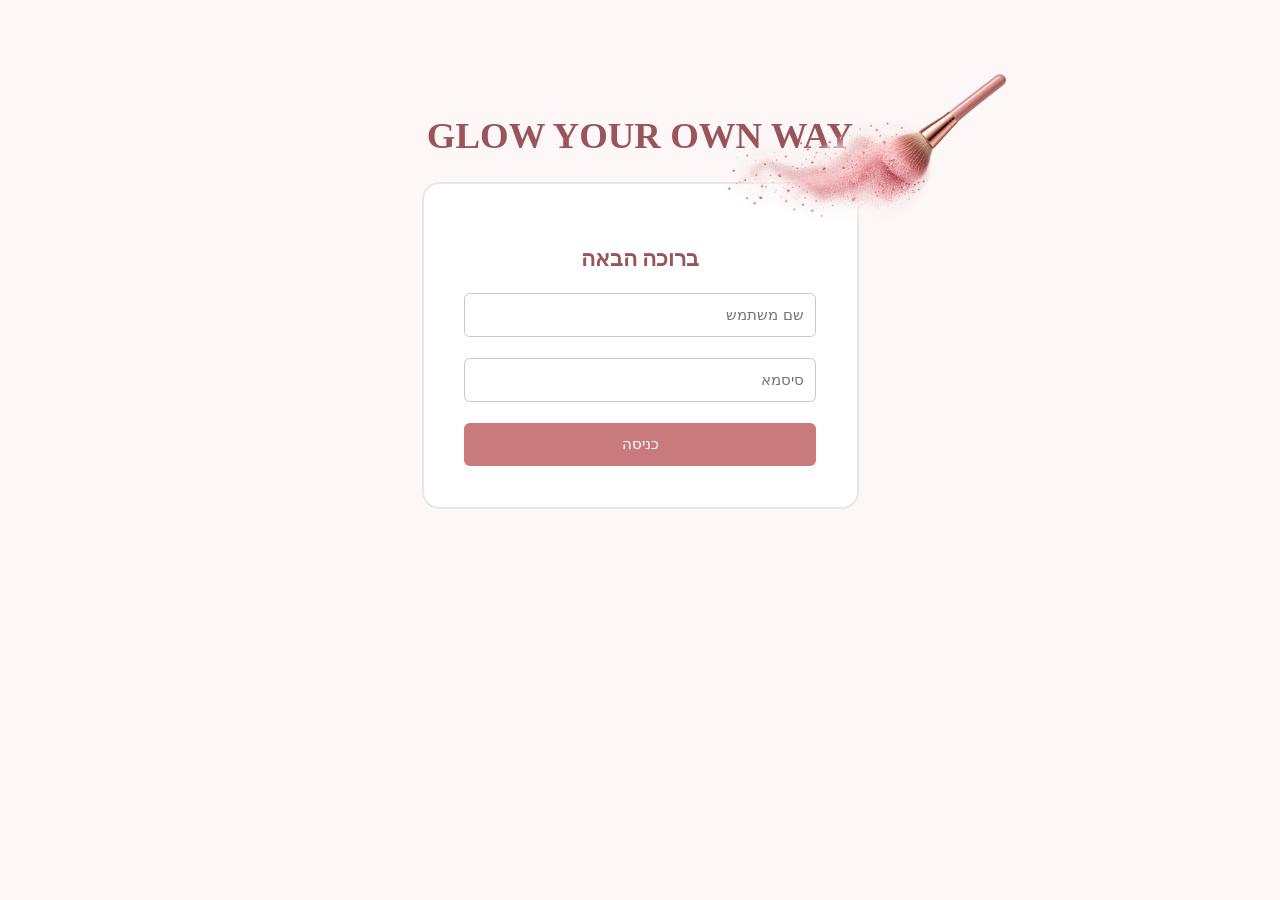
<file: index.html>
<html>
 <head>
<link rel="stylesheet" href="LogIn.css">
 </head>

     <body>
        <h1>GLOW YOUR OWN WAY</h1>
      <img src="images/brush.png" alt="מברשת">
<div id="container">
    <h3>ברוכה הבאה</h3>
      <div class="input">
        <input type="text" id="username" placeholder="שם משתמש">
    </div>
    <br>
 <div class="input">
        <input type="password" id="password" placeholder="סיסמא" >
    </div>
    <br>
     <div>
         <button onclick=login() > כניסה</button>
    </div>
</div>
  <script src="LogIn.js"></script>
 </body>

</html>
</file>
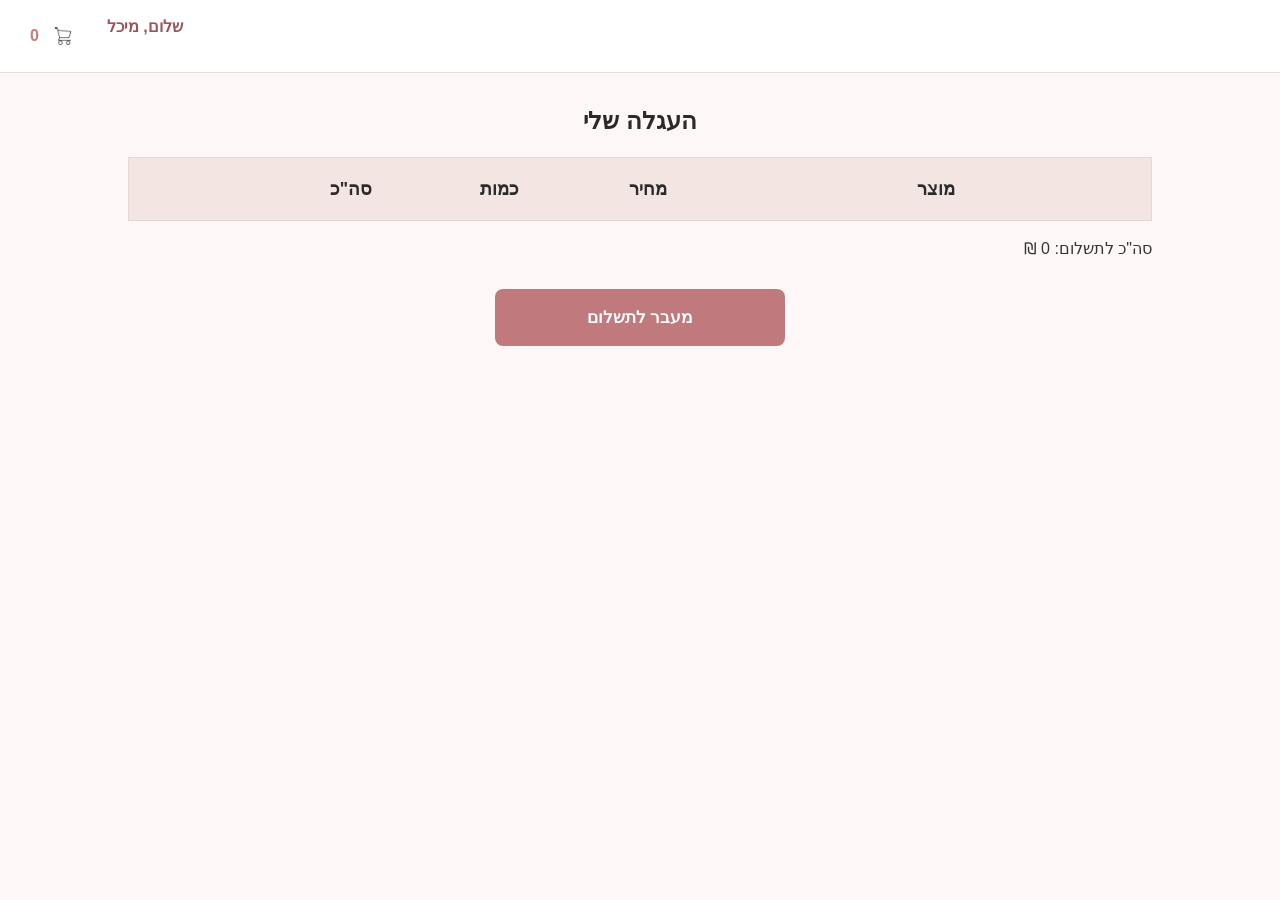
<file: cart.html>
<!DOCTYPE html>
<html lang="he" dir="rtl">
  <head>
    <link rel="stylesheet" href="cart.css" />
    <link rel="stylesheet" href="homePage.css">
    <meta charset="UTF-8" />
    <meta name="viewport" content="width=device-width, initial-scale=1.0" />
    <title>העגלה שלי</title>
  </head>
  <body>

    <header class="top-header">
    <div class="header-actions">
      <h2 id="username">שלום, מיכל</h2>
      <a href="cart.html" class="cart-link">
        <img src="cart-icon.png.JPG" alt="cart" class="cart-icon">
        <span id="cart-count">0</span>
      </a>
    </div>
  </header>

    <div class="page-shell">
      <h2>העגלה שלי</h2>

      <div class="cart-container">
        <table class="cart-table" aria-label="עגלת קניות">
          <thead>
            <tr>
              <th class="col-product">מוצר</th>
              <th>מחיר</th>
              <th>כמות</th>
              <th>סה"כ</th>
              <th></th>
            </tr>
          </thead>
          <tbody id="cart-items"></tbody>
        </table>
        <div class="cart-summary">
          <p>סה"כ לתשלום: <span id="total-price"></span></p>
          <div class="pay-button">
            <button type="button" onclick="goToCheckout()">מעבר לתשלום</button>
          </div>
        </div>
      </div>
    </div>

    <script src="data.js"></script>
    <script src="cartBadge.js"></script>
    <script src="cart.js"></script>

  </body>
</html>
</file>
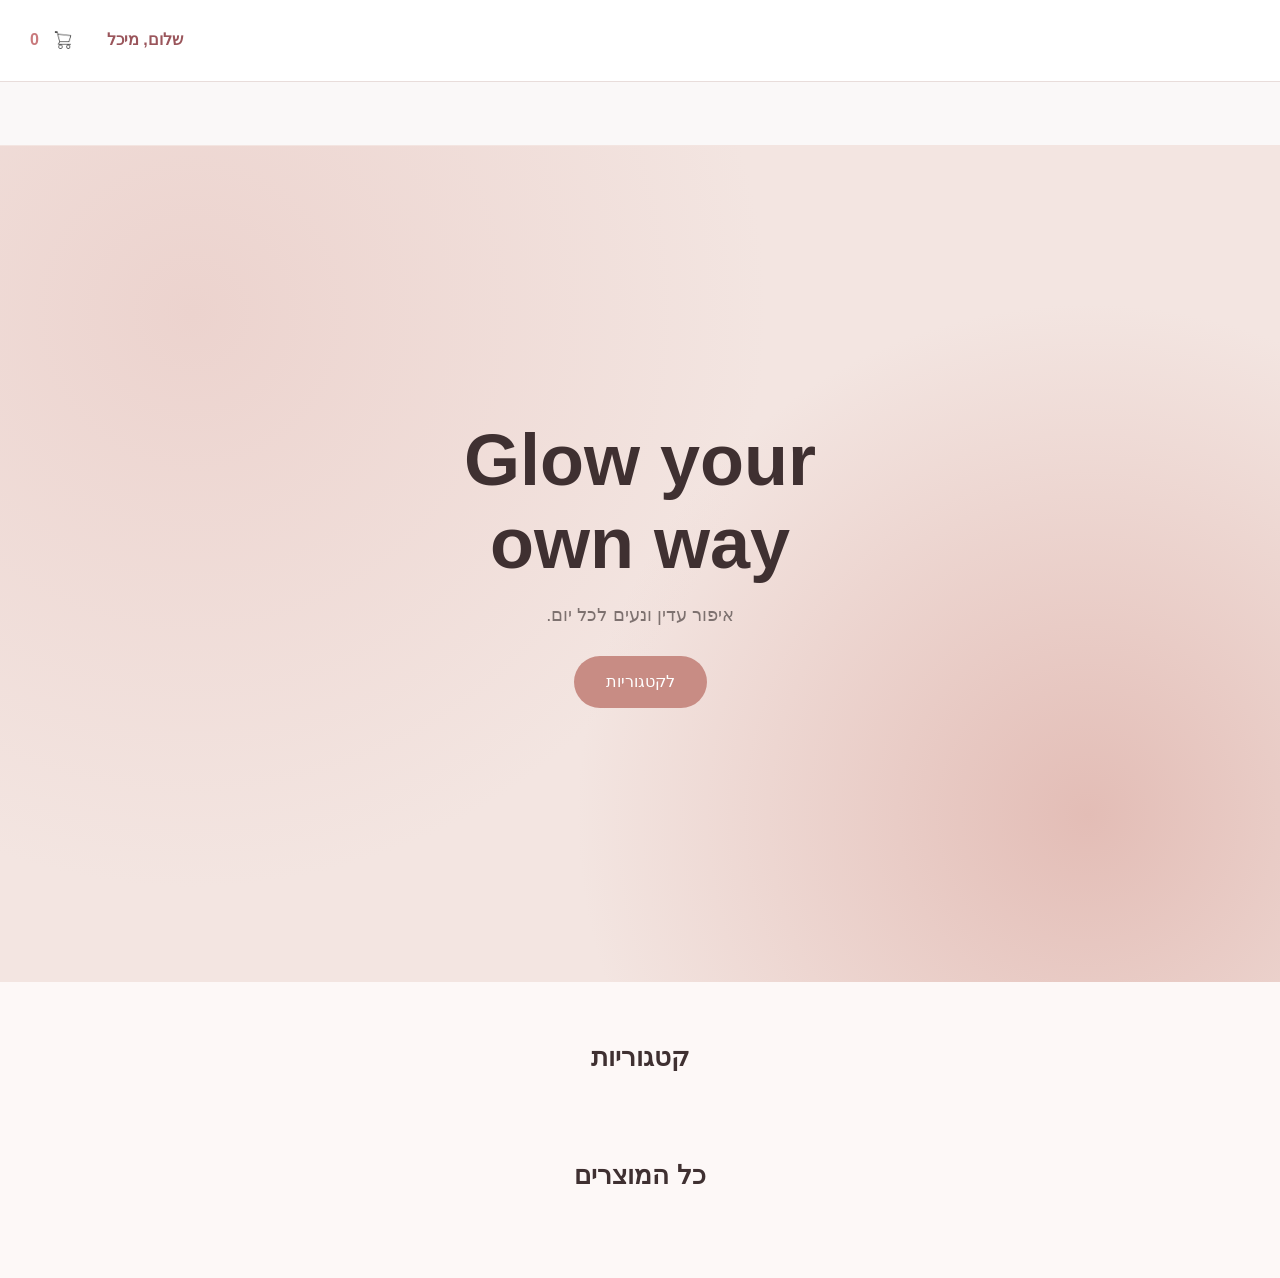
<file: catalog.html>
<!DOCTYPE html>
<html lang="he" dir="rtl">
<head>
  <meta charset="UTF-8">
  <meta name="viewport" content="width=device-width, initial-scale=1">
  <title>חנות האיפור</title>
  <link rel="stylesheet" href="style.css">
</head>
<body>
 <!DOCTYPE html>
<html lang="he">
    <head>
        <meta charset="UTF-8">
        <title>Online shop</title>
        <link rel="stylesheet" href="style.css">
    </head>

    <body>
        
        <header class="top-header">
            <div class="header-actions">
            <h2 id="username"> שלום, מיכל </h2>
            <a href="cart.html" class="cart-link">
                <img src="cart-icon.png.JPG" alt="cart" class="cart-icon">
            
                <span id="cart-count">0</span>

            </a>
            </div>
        </header>
        <script src="data.js"></script>
        <script src="products.js"></script>
       
    </body>
   </html>
   
  <header id="top-bar"></header>

  <!-- מסך הפתיחה: תופס את כל המסך בכניסה -->
  <section class="hero">
    <div class="hero-text">
      <h1 lang="en" dir="ltr">Glow your<br>own way</h1>
      <p>איפור עדין ונעים לכל יום.</p>
      <a href="#categories" class="hero-btn">לקטגוריות</a>
    </div>
  </section>

  <main>
    <!-- הקטגוריות נוצרות אוטומטית מהמוצרים ב-data.js -->
    <section id="categories">
      <h2 class="section-title">קטגוריות</h2>
      <div id="category-list" class="categories"></div>
    </section>

    <section id="shop">
      <h2 class="section-title" id="shop-title">כל המוצרים</h2>
      <div id="products" class="grid"></div>
    </section>
  </main>

  <script src="data.js"></script>
  <script src="catalog.js"></script>
</body>
</html>
</file>
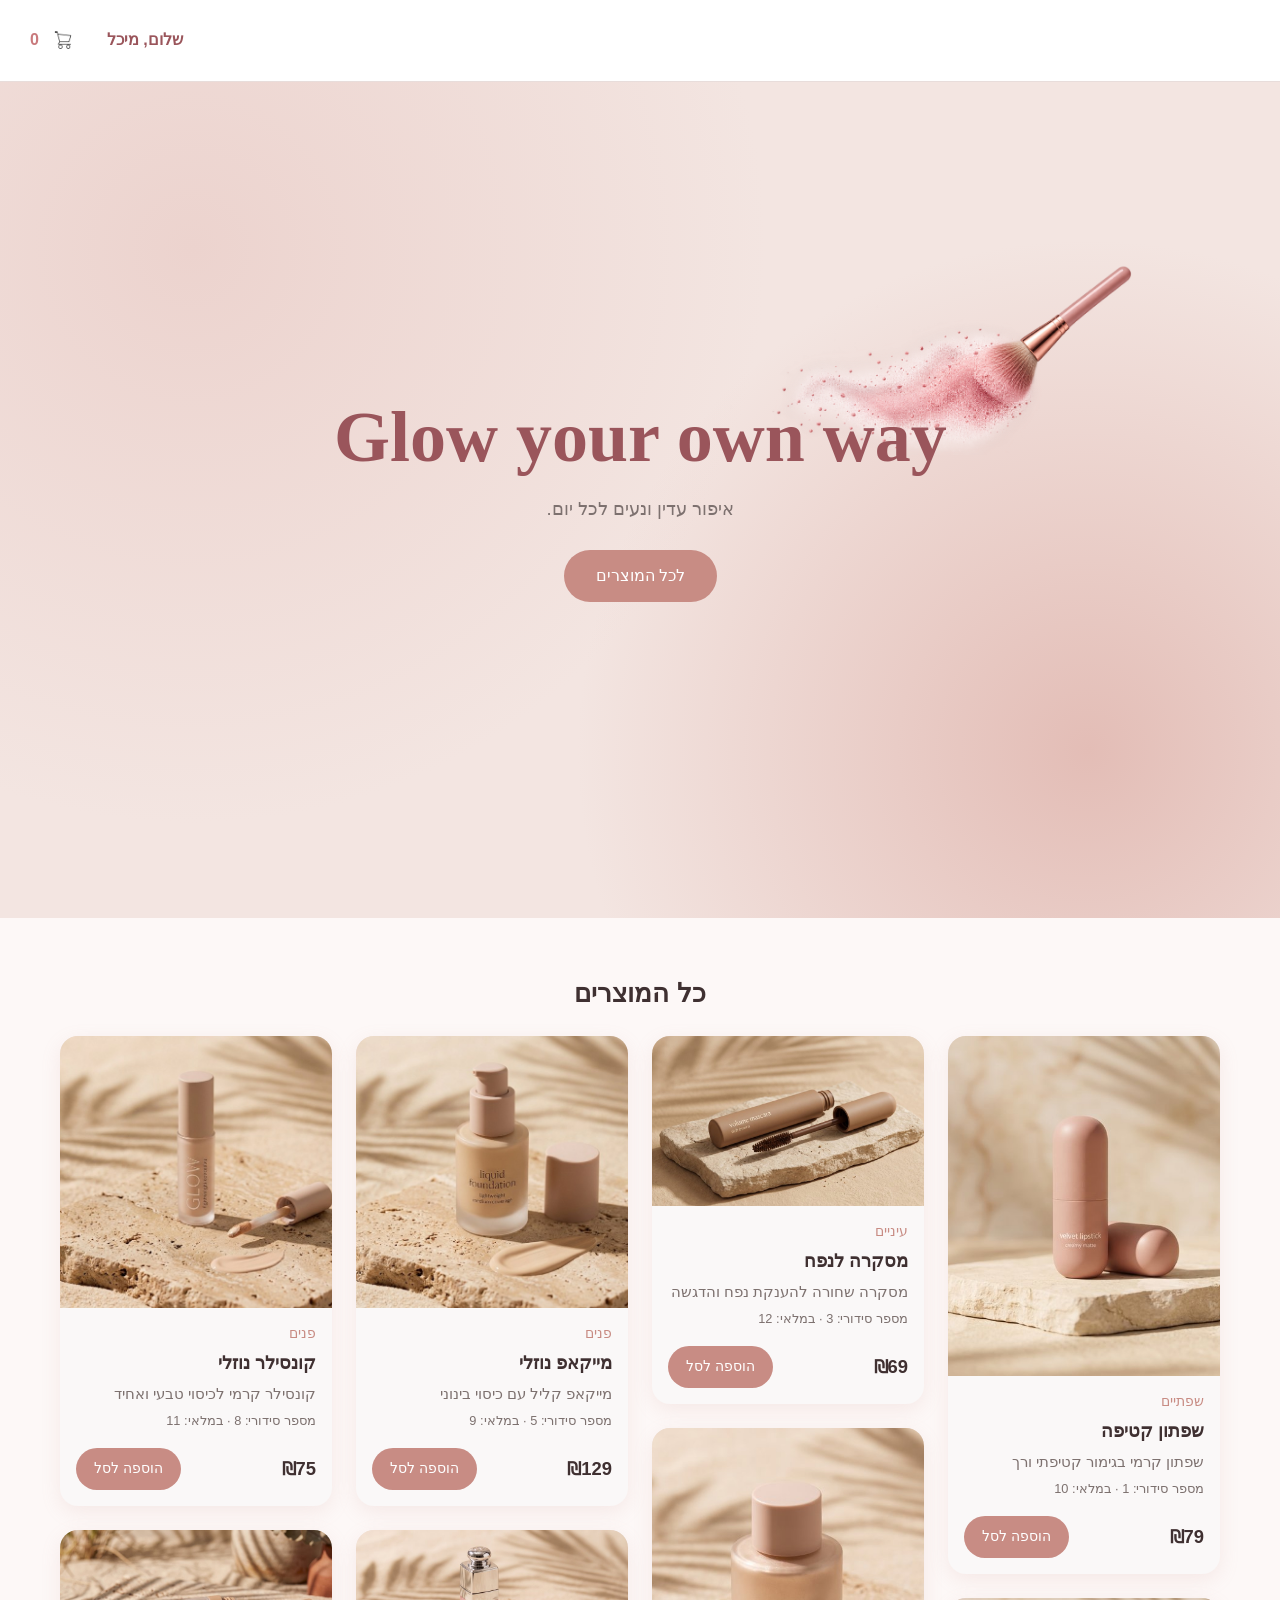
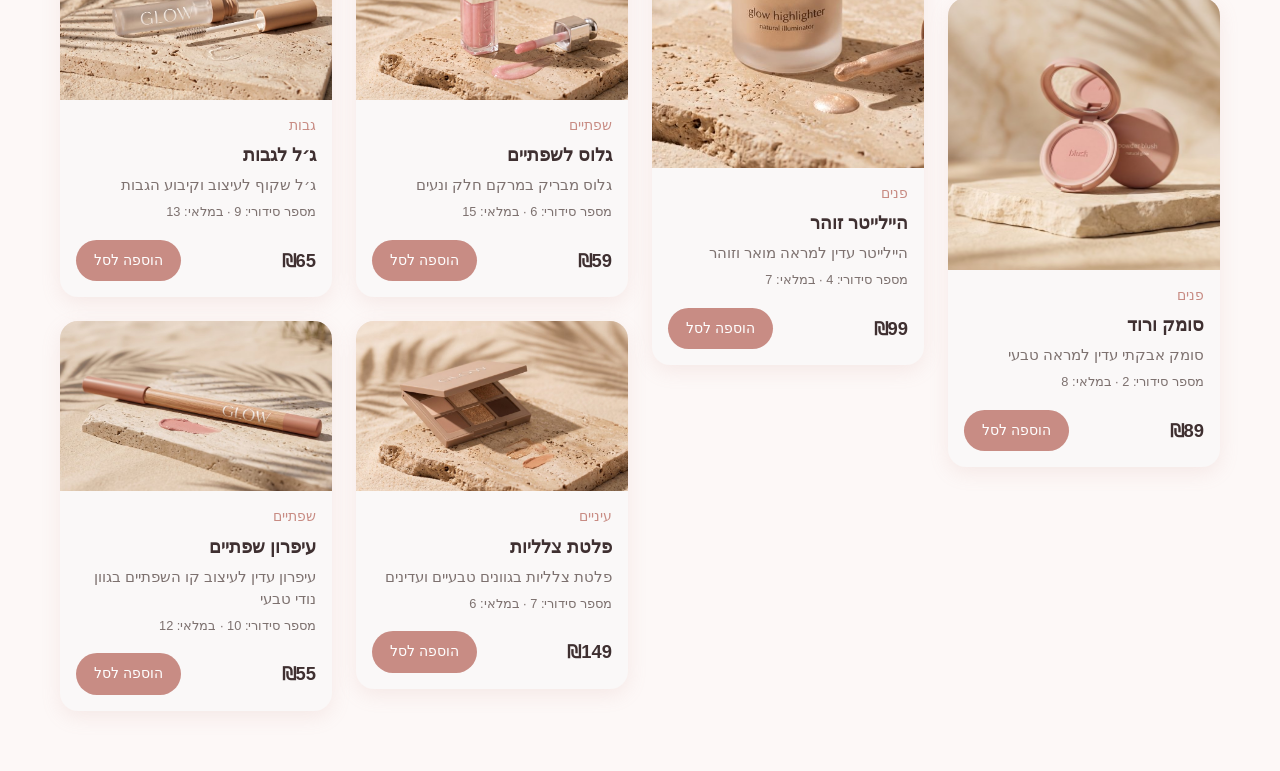
<file: homePage.html>
<!DOCTYPE html>
<html lang="he" dir="rtl">
<head>
  <meta charset="UTF-8">
  <meta name="viewport" content="width=device-width, initial-scale=1">
  <title>חנות האיפור</title>
  <link rel="stylesheet" href="homePage.css">
</head>
<body>

  <header class="top-header">
    <div class="header-actions">
      <h2 id="username">שלום, מיכל</h2>
      <a href="cart.html" class="cart-link">
        <img src="cart-icon.png.JPG" alt="cart" class="cart-icon">
        <span id="cart-count">0</span>
      </a>
    </div>
  </header>

  <img id="brush-img" src="images/brush.png" alt="מברשת">

  <section class="hero">
    <div class="hero-text">
      <h1 lang="en" dir="ltr">Glow your own way</h1>
      <p>איפור עדין ונעים לכל יום.</p>
      <a href="#shop" class="hero-btn">לכל המוצרים</a>
    </div>
  </section>

  <main>
    <section id="shop">
      <h2 class="section-title" id="shop-title">כל המוצרים</h2>
      <div id="products" class="grid"></div>
    </section>
  </main>

  <script src="data.js"></script>
  <script src="cartBadge.js"></script>
  <script src="catalog.js"></script>
</body>
</html>
</file>
<file: LogIn.css>
div[id="container"]
{
border: 2px solid rgba(180, 150, 150, 0.25);
border-radius: 15px;
width: 380px;
box-sizing: border-box;
padding: 35px;
background-color:white;
}
button
{
    width: 100%;
    height: 38px;
    background-color: #C97A7D;
    border:none;
    border-radius: 5px;
    color: white;
    text-align: center;
    font-family: 'Franklin Gothic Medium', 'Arial Narrow', Arial, sans-serif;
}
input
{
    width: 100%;
    height: 38px;
    border: 1px solid rgb(205, 200, 200);
border-radius: 5px;
text-align: right;
font-family: 'Franklin Gothic Medium', 'Arial Narrow', Arial, sans-serif;
padding: 10px;
}
input:focus
 {
    border: 2px solid #C97A7D;
    outline: none;
}
h3
{
    color: #9A555B;
    text-align: center;
    font-family: 'Frank Ruhl Libre', serif;
}
h1
{
 color: #9A555B;
font-family: 'Playfair Display', serif;
}
body
{
    background-color:#FDF8F7;
    display: flex;
    flex-direction: column;
    align-items: center;
 padding-top: 70px;
 zoom: 1.15;
 
   
}
img
{
    width: 280px;
    position: absolute;
    top: 60px;
    left: 54%;
}
</file>
<file: cart.css>
* {
  box-sizing: border-box;
}

body {
  margin: 0;
  background: #f4f1f0;
  font-family: "Segoe UI", Tahoma, sans-serif;
  color: #2e2a2a;
  direction: rtl;
}

.page-shell {
  width: 100%;
  padding-top: 30px;
}

h2 {
  margin: 0 0 18px;
  text-align: center;
  font-size: 1.5rem;
  font-weight: 700;
  color: #2a2a2a;
}

.cart-container {
  width: min(1100px, 80%);
  margin: 0 auto;
}

.cart-table {
  width: 100%;
  border-collapse: collapse;
  table-layout: fixed;
  background: #f9f8f7;
  border: 1px solid #e4d9d5;
}

.cart-table thead th {
  background: #f3e5e1;
  color: #2b2b2b;
  font-size: 1.1rem;
  font-weight: 600;
  padding: 18px 12px;
  border-bottom: 1px solid #e3d5d2;
}

.cart-table tbody td {
  background: #faf8f8;
  border-bottom: 1px solid #eae0dd;
  padding: 18px 12px;
  vertical-align: middle;
  text-align: center;
}

.col-product {
  width: 42%;
}

.cart-row {
  height: 120px;
}

.product-cell {
  display: flex;
  align-items: center;
  justify-content: flex-start;
  gap: 14px;
  direction: rtl;
}

.remove-item {
  width: 28px;
  height: 28px;
  border: 1px solid #d7c9c7;
  background: transparent;
  border-radius: 4px;
  font-size: 1.6rem;
  line-height: 1;
  color: #3a3434;
  cursor: pointer;
  display: inline-flex;
  align-items: center;
  justify-content: center;
  padding: 0;
  flex-shrink: 0;
}

.product-name {
  font-size: 1.18rem;
  font-weight: 600;
  color: #2b2b2b;
  min-width: 0;
  order: 1;
}

.product-image-wrap {
  width: 130px;
  height: 100px;
  margin-right: auto;
  background: #f3ece8;
  border: 1px solid #e5d7d1;
  display: flex;
  align-items: center;
  justify-content: center;
  overflow: hidden;
  order: 2;
}

.product-image-wrap img {
  width: 100%;
  height: 100%;
  object-fit: contain;
  display: block;
}

.price-cell,
.total-cell {
  font-size: 1.15rem;
  font-weight: 500;
  color: #2a2a2a;
}

.qty-cell {
  display: flex;
  align-items: center;
  justify-content: center;
  gap: 10px;
}

.qty-button {
  width: 30px;
  height: 30px;
  border: 1px solid #d9d0ce;
  background: #f3f0ef;
  border-radius: 4px;
  color: #2b2b2b;
  font-size: 1.5rem;
  line-height: 1;
  cursor: pointer;
  display: inline-flex;
  align-items: center;
  justify-content: center;
  padding: 0;
}

.qty-value {
  min-width: 24px;
  font-size: 1.1rem;
  font-weight: 500;
  color: #2a2a2a;
}

.pay-button {
  display: flex;
  justify-content: center;
  margin-top: 28px;
}

.pay-button button {
  background: #c07a7d;
  color: #fff;
  border: none;
  border-radius: 8px;
  padding: 18px 70px;
  font-size: 1.05rem;
  font-weight: 700;
  cursor: pointer;
  min-width: 290px;
}

@media (max-width: 820px) {
  .cart-container {
    width: min(92%, 900px);
  }

  .cart-table thead th,
  .cart-table tbody td {
    padding: 12px 8px;
    font-size: 0.95rem;
  }

  .product-image-wrap {
    width: 90px;
    height: 72px;
  }
}
</file>
<file: homePage.css>
:root {
  --bg: #f4f1f0;
  --card: #faf8f8;
  --pink-soft: #f3e5e1;
  --pink: #e3c1bb;
  --pink-deep: #c88c84;
  --text: #2e2a2a;
  --muted: #7d716f;
}

* { box-sizing: border-box; }

body {
  margin: 0;
  background: var(--bg);
  color: var(--text);
  font-family: "Segoe UI", Tahoma, sans-serif;
  line-height: 1.5;
}

#top-bar { min-height: 64px; background: var(--card); border-bottom: 1px solid var(--pink-soft); }

main { max-width: 1200px; margin: 0 auto; padding: 0 20px 60px; }


.grid {
  display: grid;
  grid-template-columns: repeat(auto-fill, minmax(240px, 1fr));
  gap: 24px;
}

.card {
  background: var(--card);
  border-radius: 18px;
  overflow: hidden;
  display: flex;
  flex-direction: column;
  box-shadow: 0 6px 20px rgba(200, 140, 132, 0.14);
}

.card-image {
  aspect-ratio: 1 / 1;
  background: var(--pink-soft);
}
.card-image img { width: 100%; height: 100%; object-fit: cover; display: block; }
.card-image.no-image { background: linear-gradient(135deg, var(--pink-soft), var(--pink)); }

.card-body { padding: 16px; display: flex; flex-direction: column; gap: 6px; flex: 1; }
.category { color: var(--pink-deep); font-size: 0.85rem; }
.card h2 { font-size: 1.1rem; margin: 0; font-weight: 600; }
.description { margin: 0; color: var(--muted); font-size: 0.92rem; }
.meta { margin: 0; color: var(--muted); font-size: 0.8rem; }

.card-footer {
  margin-top: auto;
  padding-top: 12px;
  display: flex;
  align-items: center;
  justify-content: space-between;
  gap: 8px;
}
.price { font-size: 1.15rem; font-weight: 600; }

.add-btn {
  background: var(--pink-deep);
  color: #fff;
  border: none;
  border-radius: 999px;
  padding: 10px 18px;
  font: inherit;
  font-size: 0.9rem;
  cursor: pointer;
  transition: background 0.2s;
}
.add-btn:hover { background: #b57a72; }
.add-btn:focus-visible { outline: 3px solid var(--pink); outline-offset: 2px; }

html { scroll-behavior: smooth; }

/* מסך פתיחה */
.hero {
  min-height: calc(100svh - 64px);
  display: flex;
  align-items: center;
  justify-content: center;
  text-align: center;
  padding: 40px 20px;
  background:
    radial-gradient(circle at 15% 20%, #ecd3ce 0, transparent 45%),
    radial-gradient(circle at 85% 80%, #e3bdb6 0, transparent 40%),
    var(--pink-soft);
}
.hero h1 { font-size: clamp(2.4rem, 7vw, 4.5rem); font-weight: 600; line-height: 1.15; margin: 0 0 16px; }
.hero p { color: var(--muted); font-size: 1.15rem; margin: 0 0 28px; }
.hero-btn {
  display: inline-block;
  background: var(--pink-deep);
  color: #fff;
  text-decoration: none;
  padding: 14px 32px;
  border-radius: 999px;
  transition: background 0.2s;
}
.hero-btn:hover { background: #b57a72; }
.hero-btn:focus-visible { outline: 3px solid var(--pink); outline-offset: 3px; }

.section-title { font-size: 1.6rem; font-weight: 600; text-align: center; margin: 56px 0 24px; }


#shop { scroll-margin-top: 16px; }

/* תנועה */
.hero-text { will-change: opacity, transform; }

.category-tile.reveal {
  opacity: 0;
  transform: translateY(28px);
  transition: opacity 0.6s ease, transform 0.6s ease, border-color 0.2s;
}
.category-tile.reveal.visible { opacity: 1; transform: none; }

@media (prefers-reduced-motion: reduce) {
  html { scroll-behavior: auto; }
}

/* החלפת תמונה במעבר עכבר */
.card-image { position: relative; overflow: hidden; }
.card-image .img-hover {
  position: absolute;
  inset: 0;
  opacity: 0;
  transition: opacity 0.4s ease;
}
.card:hover .img-hover,
.card:focus-within .img-hover { opacity: 1; }

@media (prefers-reduced-motion: reduce) {
  .card-image .img-hover { transition: none; }
}

/* פריסה א-סימטרית: כל כרטיס בגובה תמונה אחר */
.grid { display: block; column-width: 250px; column-gap: 24px; }
.card { break-inside: avoid; margin-bottom: 24px; }
.card:nth-child(3n+1) .card-image { aspect-ratio: 4 / 5; }
.card:nth-child(3n+2) .card-image { aspect-ratio: 1 / 1; }
.card:nth-child(3n)   .card-image { aspect-ratio: 5 / 4; }

/* ---- תמונה מלאה בכל הכרטיס, בלי רקע מטושטש ---- */
.card-image img { position: absolute; inset: 0; width: 100%; height: 100%; object-fit: cover; }
.card-image .img-hover { object-position: 50% 35%; }

/* מוצרים עם הרכב אופקי (מסקרה, גלוס, פלטה, ג'ל גבות, עיפרון): יחס רחב כדי שלא ייחתכו */
.card[data-id="3"] .card-image,
.card[data-id="6"] .card-image,
.card[data-id="7"] .card-image,
.card[data-id="9"] .card-image,
.card[data-id="10"] .card-image { aspect-ratio: 16 / 10; }

/* ---- פסיפס: ריבועים קטנים, אריחים גבוהים ומלבנים רחבים שמשלימים זה את זה ---- */
@media (min-width: 900px) {
  .grid.mosaic {
    display: grid;
    column-width: auto;
    grid-template-columns: repeat(4, 1fr);
    grid-auto-rows: 90px;
    gap: 20px;
  }
  .grid.mosaic .card { margin: 0; height: 100%; }
  .grid.mosaic .card .card-image { aspect-ratio: auto; flex: 1; min-height: 0; }
  .grid.mosaic .card-body { flex: none; }

  .grid.mosaic .card[data-id="10"] { grid-column: 1 / span 2; grid-row: 1 / span 5; }  /* עיפרון: רחב */
  .grid.mosaic .card[data-id="9"]  { grid-column: 1 / span 2; grid-row: 10 / span 6; } /* ג'ל גבות: רחב */
  .grid.mosaic .card[data-id="3"]  { grid-column: 1; grid-row: 6 / span 4; }           /* מסקרה: קטן */
  .grid.mosaic .card[data-id="7"]  { grid-column: 2; grid-row: 6 / span 4; }           /* פלטה: קטן */
  .grid.mosaic .card[data-id="5"]  { grid-column: 3; grid-row: 1 / span 5; }           /* מייקאפ: בינוני */
  .grid.mosaic .card[data-id="4"]  { grid-column: 3; grid-row: 6 / span 4; }           /* היילייטר: קטן */
  .grid.mosaic .card[data-id="1"]  { grid-column: 3; grid-row: 10 / span 6; }          /* שפתון: גבוה */
  .grid.mosaic .card[data-id="6"]  { grid-column: 4; grid-row: 1 / span 4; }           /* גלוס: קטן */
  .grid.mosaic .card[data-id="8"]  { grid-column: 4; grid-row: 5 / span 5; }           /* קונסילר: בינוני */
  .grid.mosaic .card[data-id="2"]  { grid-column: 4; grid-row: 10 / span 6; }          /* סומק: גבוה */
}
body {
    background-color: #FDF8F7;
    color: #3F3031;
}
.top-header {
  position: sticky;
  top: 0;
  z-index: 100;
    background-color: #FFFFFF;
    border-bottom: 1px solid #E8DDDB;
    display: flex;
    align-items: center;
    padding: 15px 30px;
    justify-content: flex-end;

}
body {
    background-color: #FDF8F7;
    color: #3F3031;
}
.top-header {
    background-color: #FFFFFF;
    border-bottom: 1px solid #E8DDDB;
    display: flex;
    align-items: center;
    padding: 15px 30px;
    justify-content: flex-end;

}

#username {
    color: #9A555B;
    font-size: 16px;
}
.cart-link {
    color: #C97A7D;
    text-decoration: none;
    display: flex;
    align-items: center;
    gap: 5px;
}
.cart-icon {
    width: 38px;
    height: 38px;
    object-fit: contain;

}
#cart-count{
    color: #C97A7D;
    font-weight: bold;
}
.header-actions {
    display: flex;
    align-items: center;
    gap: 25px;
}
h1
{
 color: #9A555B;
font-family: 'Playfair Display', serif;
}
#brush-img
{
    width: 410px;
    position: absolute;
    top: 260px;
    left: 57%;
}
</file>
<file: style.css>
:root {
  --bg: #f4f1f0;
  --card: #faf8f8;
  --pink-soft: #f3e5e1;
  --pink: #e3c1bb;
  --pink-deep: #c88c84;
  --text: #2e2a2a;
  --muted: #7d716f;
}

* { box-sizing: border-box; }

body {
  margin: 0;
  background: var(--bg);
  color: var(--text);
  font-family: "Segoe UI", Tahoma, sans-serif;
  line-height: 1.5;
}

#top-bar { min-height: 64px; background: var(--card); border-bottom: 1px solid var(--pink-soft); }

main { max-width: 1200px; margin: 0 auto; padding: 0 20px 60px; }


.grid {
  display: grid;
  grid-template-columns: repeat(auto-fill, minmax(240px, 1fr));
  gap: 24px;
}

.card {
  background: var(--card);
  border-radius: 18px;
  overflow: hidden;
  display: flex;
  flex-direction: column;
  box-shadow: 0 6px 20px rgba(200, 140, 132, 0.14);
}

.card-image {
  aspect-ratio: 1 / 1;
  background: var(--pink-soft);
}
.card-image img { width: 100%; height: 100%; object-fit: cover; display: block; }
.card-image.no-image { background: linear-gradient(135deg, var(--pink-soft), var(--pink)); }

.card-body { padding: 16px; display: flex; flex-direction: column; gap: 6px; flex: 1; }
.category { color: var(--pink-deep); font-size: 0.85rem; }
.card h2 { font-size: 1.1rem; margin: 0; font-weight: 600; }
.description { margin: 0; color: var(--muted); font-size: 0.92rem; }
.meta { margin: 0; color: var(--muted); font-size: 0.8rem; }

.card-footer {
  margin-top: auto;
  padding-top: 12px;
  display: flex;
  align-items: center;
  justify-content: space-between;
  gap: 8px;
}
.price { font-size: 1.15rem; font-weight: 600; }

.add-btn {
  background: var(--pink-deep);
  color: #fff;
  border: none;
  border-radius: 999px;
  padding: 10px 18px;
  font: inherit;
  font-size: 0.9rem;
  cursor: pointer;
  transition: background 0.2s;
}
.add-btn:hover { background: #b57a72; }
.add-btn:focus-visible { outline: 3px solid var(--pink); outline-offset: 2px; }

html { scroll-behavior: smooth; }

/* מסך פתיחה */
.hero {
  min-height: calc(100svh - 64px);
  display: flex;
  align-items: center;
  justify-content: center;
  text-align: center;
  padding: 40px 20px;
  background:
    radial-gradient(circle at 15% 20%, #ecd3ce 0, transparent 45%),
    radial-gradient(circle at 85% 80%, #e3bdb6 0, transparent 40%),
    var(--pink-soft);
}
.hero h1 { font-size: clamp(2.4rem, 7vw, 4.5rem); font-weight: 600; line-height: 1.15; margin: 0 0 16px; }
.hero p { color: var(--muted); font-size: 1.15rem; margin: 0 0 28px; }
.hero-btn {
  display: inline-block;
  background: var(--pink-deep);
  color: #fff;
  text-decoration: none;
  padding: 14px 32px;
  border-radius: 999px;
  transition: background 0.2s;
}
.hero-btn:hover { background: #b57a72; }
.hero-btn:focus-visible { outline: 3px solid var(--pink); outline-offset: 3px; }

/* קטגוריות */
.section-title { font-size: 1.6rem; font-weight: 600; text-align: center; margin: 56px 0 24px; }

.categories {
  display: grid;
  grid-template-columns: repeat(auto-fit, minmax(150px, 1fr));
  gap: 16px;
}
.category-tile {
  font: inherit;
  color: var(--text);
  background: var(--card);
  border: 2px solid transparent;
  border-radius: 18px;
  padding: 32px 16px;
  cursor: pointer;
  display: flex;
  flex-direction: column;
  gap: 6px;
  align-items: center;
  box-shadow: 0 6px 20px rgba(200, 140, 132, 0.14);
  transition: border-color 0.2s;
}
.category-tile:hover, .category-tile.active { border-color: var(--pink); }
.category-tile:focus-visible { outline: 3px solid var(--pink); outline-offset: 2px; }
.tile-name { font-size: 1.2rem; font-weight: 600; }
.tile-count { color: var(--muted); font-size: 0.85rem; }

#shop { scroll-margin-top: 16px; }

/* תנועה */
.hero-text { will-change: opacity, transform; }

.category-tile.reveal {
  opacity: 0;
  transform: translateY(28px);
  transition: opacity 0.6s ease, transform 0.6s ease, border-color 0.2s;
}
.category-tile.reveal.visible { opacity: 1; transform: none; }

@media (prefers-reduced-motion: reduce) {
  html { scroll-behavior: auto; }
}

/* החלפת תמונה במעבר עכבר */
.card-image { position: relative; overflow: hidden; }
.card-image .img-hover {
  position: absolute;
  inset: 0;
  opacity: 0;
  transition: opacity 0.4s ease;
}
.card:hover .img-hover,
.card:focus-within .img-hover { opacity: 1; }

@media (prefers-reduced-motion: reduce) {
  .card-image .img-hover { transition: none; }
}

/* פריסה א-סימטרית: כל כרטיס בגובה תמונה אחר */
.grid { display: block; column-width: 250px; column-gap: 24px; }
.card { break-inside: avoid; margin-bottom: 24px; }
.card:nth-child(3n+1) .card-image { aspect-ratio: 4 / 5; }
.card:nth-child(3n+2) .card-image { aspect-ratio: 1 / 1; }
.card:nth-child(3n)   .card-image { aspect-ratio: 5 / 4; }

/* ---- תמונה מלאה בכל הכרטיס, בלי רקע מטושטש ---- */
.card-image img { position: absolute; inset: 0; width: 100%; height: 100%; object-fit: cover; }
.card-image .img-hover { object-position: 50% 35%; }

/* מוצרים עם הרכב אופקי (מסקרה, גלוס, פלטה, ג'ל גבות, עיפרון): יחס רחב כדי שלא ייחתכו */
.card[data-id="3"] .card-image,
.card[data-id="6"] .card-image,
.card[data-id="7"] .card-image,
.card[data-id="9"] .card-image,
.card[data-id="10"] .card-image { aspect-ratio: 16 / 10; }

/* ---- פסיפס: ריבועים קטנים, אריחים גבוהים ומלבנים רחבים שמשלימים זה את זה ---- */
@media (min-width: 900px) {
  .grid.mosaic {
    display: grid;
    column-width: auto;
    grid-template-columns: repeat(4, 1fr);
    grid-auto-rows: 90px;
    gap: 20px;
  }
  .grid.mosaic .card { margin: 0; height: 100%; }
  .grid.mosaic .card .card-image { aspect-ratio: auto; flex: 1; min-height: 0; }
  .grid.mosaic .card-body { flex: none; }

  .grid.mosaic .card[data-id="10"] { grid-column: 1 / span 2; grid-row: 1 / span 5; }  /* עיפרון: רחב */
  .grid.mosaic .card[data-id="9"]  { grid-column: 1 / span 2; grid-row: 10 / span 6; } /* ג'ל גבות: רחב */
  .grid.mosaic .card[data-id="3"]  { grid-column: 1; grid-row: 6 / span 4; }           /* מסקרה: קטן */
  .grid.mosaic .card[data-id="7"]  { grid-column: 2; grid-row: 6 / span 4; }           /* פלטה: קטן */
  .grid.mosaic .card[data-id="5"]  { grid-column: 3; grid-row: 1 / span 5; }           /* מייקאפ: בינוני */
  .grid.mosaic .card[data-id="4"]  { grid-column: 3; grid-row: 6 / span 4; }           /* היילייטר: קטן */
  .grid.mosaic .card[data-id="1"]  { grid-column: 3; grid-row: 10 / span 6; }          /* שפתון: גבוה */
  .grid.mosaic .card[data-id="6"]  { grid-column: 4; grid-row: 1 / span 4; }           /* גלוס: קטן */
  .grid.mosaic .card[data-id="8"]  { grid-column: 4; grid-row: 5 / span 5; }           /* קונסילר: בינוני */
  .grid.mosaic .card[data-id="2"]  { grid-column: 4; grid-row: 10 / span 6; }          /* סומק: גבוה */
}
body {
    background-color: #FDF8F7;
    color: #3F3031;
}
.top-header {
    background-color: #FFFFFF;
    border-bottom: 1px solid #E8DDDB;
    display: flex;
    align-items: center;
    padding: 15px 30px;
    justify-content: flex-end;

}
body {
    background-color: #FDF8F7;
    color: #3F3031;
}
.top-header {
    background-color: #FFFFFF;
    border-bottom: 1px solid #E8DDDB;
    display: flex;
    align-items: center;
    padding: 15px 30px;
    justify-content: flex-end;

}

#username {
    color: #9A555B;
    font-size: 16px;
}
.cart-link {
    color: #C97A7D;
    text-decoration: none;
    display: flex;
    align-items: center;
    gap: 5px;
}
.cart-icon {
    width: 38px;
    height: 38px;
    object-fit: contain;

}
#cart-count{
    color: #C97A7D;
    font-weight: bold;
}
.header-actions {
    display: flex;
    align-items: center;
    gap: 25px;
}
</file>
